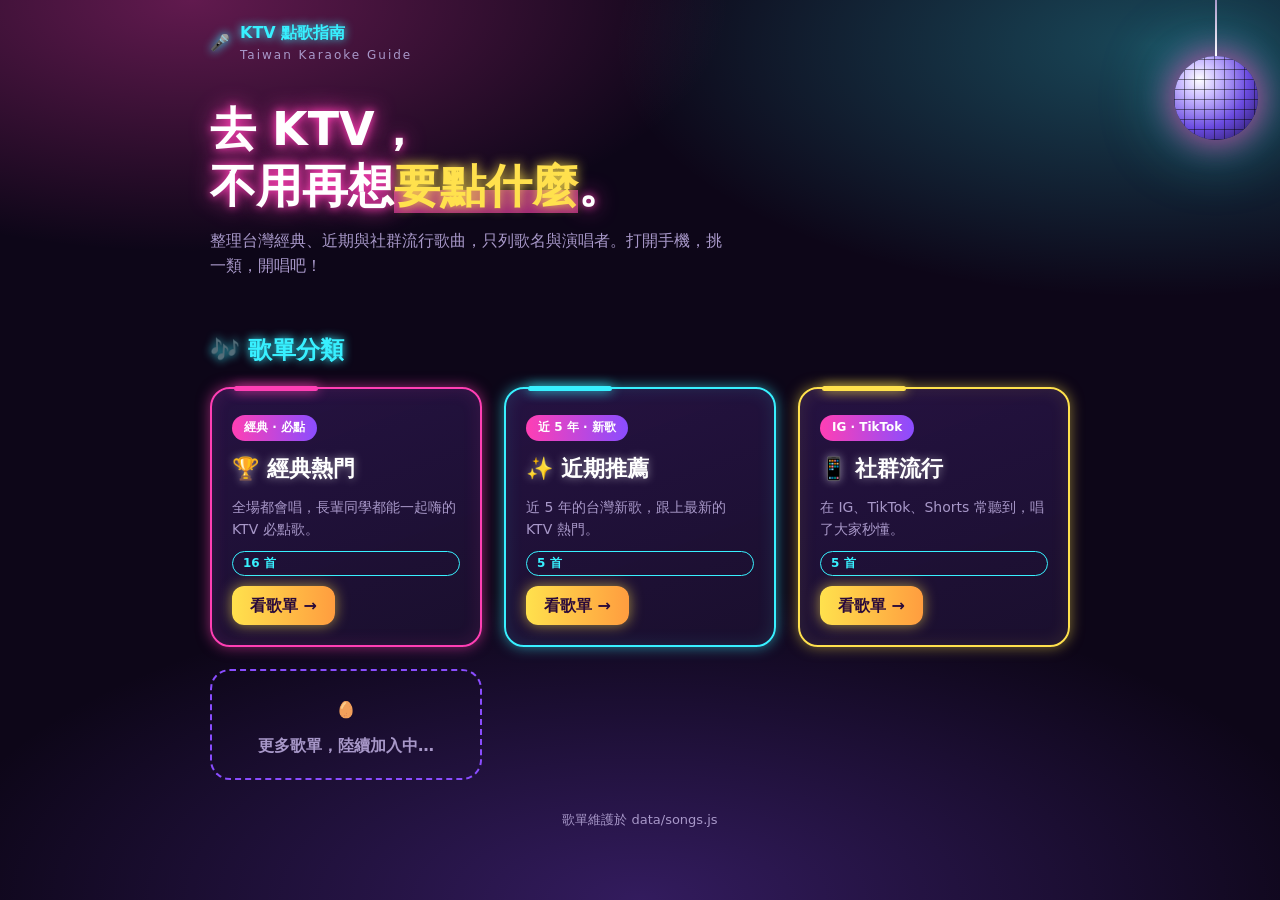
<file: index.html>
<!DOCTYPE html>
<html lang="zh-Hant">
<head>
<meta charset="UTF-8">
<meta name="viewport" content="width=device-width, initial-scale=1">
<title>KTV 點歌指南｜台灣歌曲推薦</title>
<link rel="stylesheet" href="assets/style.css">
</head>
<body>
<div class="wrap">
  <div class="brand">🎤 <div>KTV 點歌指南<small>Taiwan Karaoke Guide</small></div></div>
  <section class="hero">
    <h1>去 KTV，<br>不用再想<mark>要點什麼</mark>。</h1>
    <p>整理台灣經典、近期與社群流行歌曲，只列歌名與演唱者。打開手機，挑一類，開唱吧！</p>
  </section>
  <h2>🎶 歌單分類</h2>
  <div class="grid" id="cards"></div>
  <footer>歌單維護於 data/songs.js</footer>
</div>
<script src="data/songs.js"></script>
<script src="assets/app.js"></script>
</body>
</html>
</file>
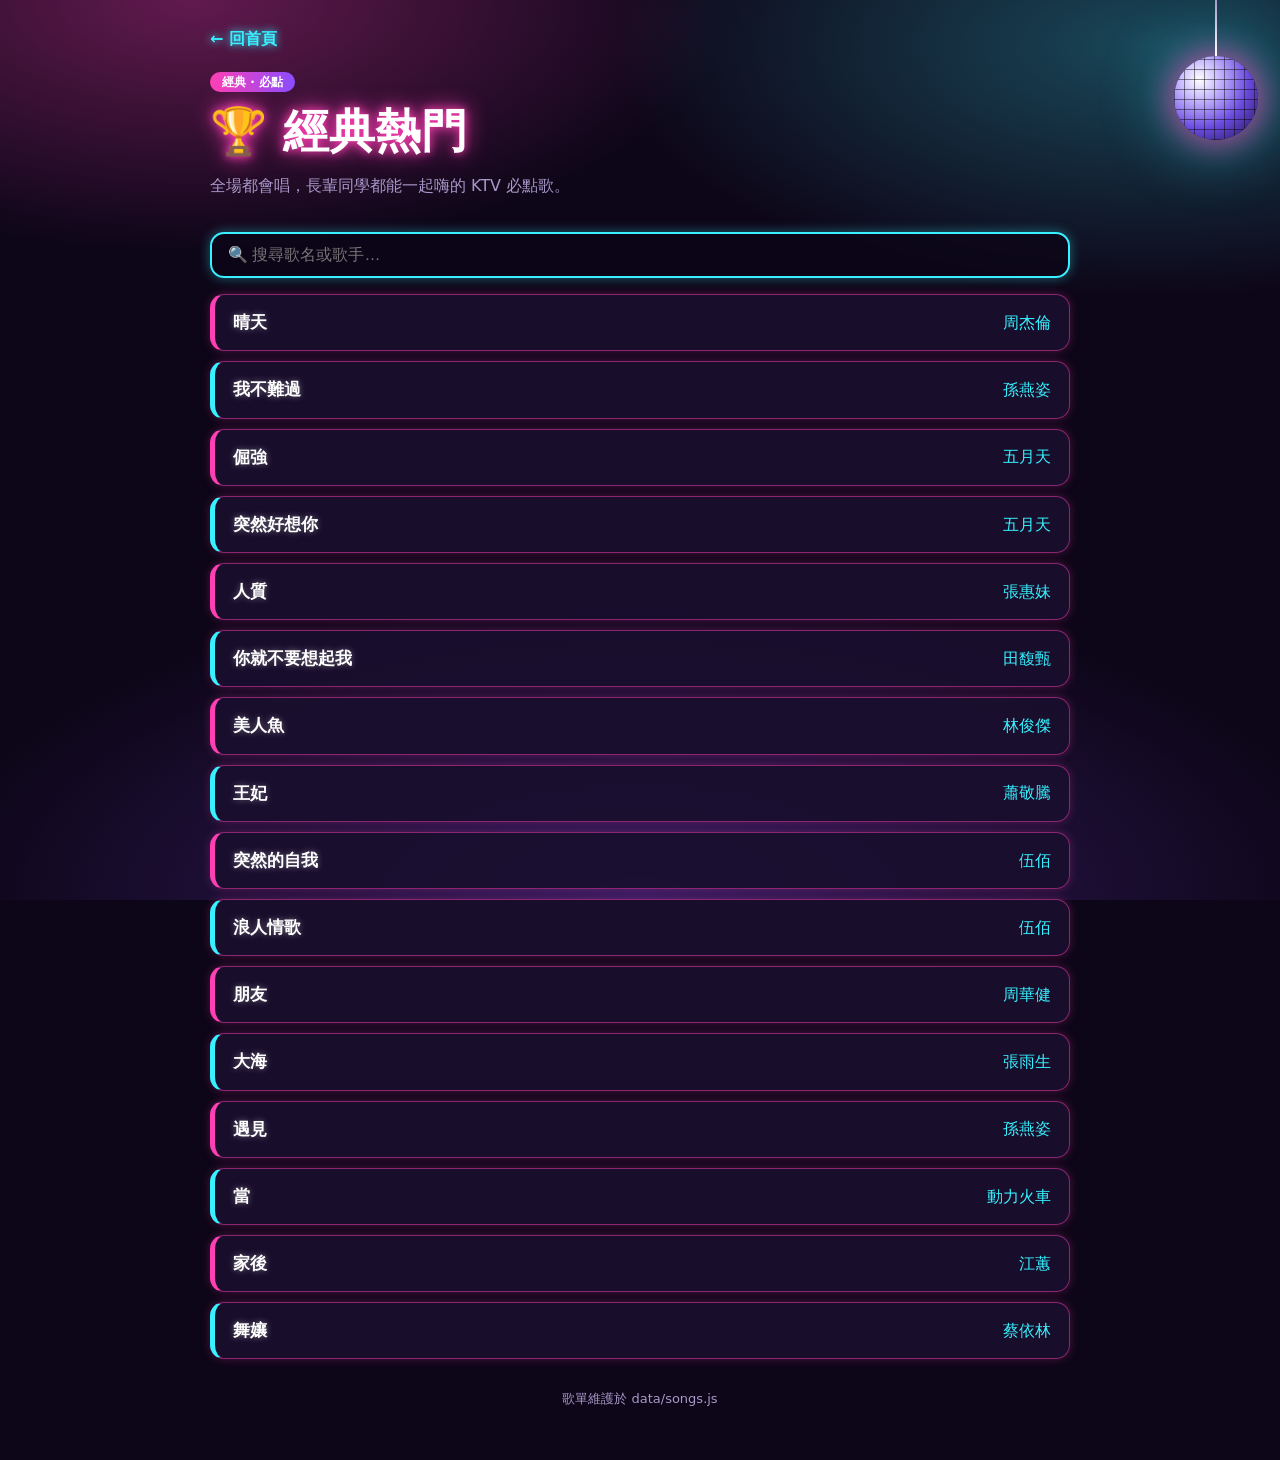
<file: list.html>
<!DOCTYPE html>
<html lang="zh-Hant">
<head>
<meta charset="UTF-8">
<meta name="viewport" content="width=device-width, initial-scale=1">
<title>歌單｜KTV 點歌指南</title>
<link rel="stylesheet" href="assets/style.css">
</head>
<body>
<div class="wrap">
  <a class="back" href="index.html">← 回首頁</a>
  <section class="hero" style="padding-top:12px">
    <span class="chip" id="tag"></span>
    <h1 id="title" style="margin-top:10px"></h1>
    <p id="desc"></p>
  </section>
  <input id="q" type="search" placeholder="🔍 搜尋歌名或歌手…" aria-label="搜尋">
  <ul id="list"></ul>
  <footer>歌單維護於 data/songs.js</footer>
</div>
<script src="data/songs.js"></script>
<script src="assets/app.js"></script>
</body>
</html>
</file>
<file: assets/style.css>
:root{
  --bg:#0d0618; --card:#1a0f2e; --ink:#ff5cc8; --text:#efe6ff; --muted:#a898c9;
  --pink:#ff3fb4; --cyan:#38f0ff; --yellow:#ffe14d; --purple:#8a4dff;
}
*{box-sizing:border-box}
body{
  margin:0; color:var(--text); min-height:100vh;
  font-family:"Noto Sans TC","PingFang TC","Microsoft JhengHei",system-ui,sans-serif; line-height:1.6;
  background:
    radial-gradient(ellipse 60% 40% at 15% 0%, rgba(255,63,180,.35), transparent 70%),
    radial-gradient(ellipse 60% 40% at 90% 5%, rgba(56,240,255,.28), transparent 70%),
    radial-gradient(ellipse 80% 50% at 50% 100%, rgba(138,77,255,.30), transparent 70%),
    var(--bg);
  background-attachment:fixed;
}
/* ===== Disco 舞球 ===== */
body::before{
  content:""; position:fixed; top:56px; right:22px; width:84px; height:84px; border-radius:50%;
  pointer-events:none; z-index:0; transform-origin:50% -56px;
  background:
    repeating-linear-gradient(0deg, rgba(0,0,0,.45) 0 1px, transparent 1px 10px),
    repeating-linear-gradient(90deg, rgba(0,0,0,.45) 0 1px, transparent 1px 10px),
    radial-gradient(circle at 30% 28%, #fff 0, #cbbdff 22%, #6a4be0 58%, #1b0f4a 100%);
  box-shadow:0 0 28px 6px rgba(255,63,180,.55), 0 0 60px 14px rgba(56,240,255,.35);
  animation:sway 4s ease-in-out infinite;
}
body::after{
  content:""; position:fixed; top:0; right:63px; width:2px; height:56px; z-index:0; pointer-events:none;
  background:linear-gradient(var(--muted),#fff); transform-origin:50% 0; animation:sway 4s ease-in-out infinite;
}
@keyframes sway{0%,100%{transform:rotate(-7deg)}50%{transform:rotate(7deg)}}
@media (max-width:520px){body::before{width:58px;height:58px;right:12px;top:44px;transform-origin:50% -44px}body::after{right:39px;height:44px}}
@media (prefers-reduced-motion:reduce){body::before,body::after{animation:none}}

.wrap{position:relative; z-index:1; max-width:900px; margin:0 auto; padding:20px}
.brand{display:flex; align-items:center; gap:10px; color:var(--cyan); font-weight:800; text-shadow:0 0 10px var(--cyan)}
.brand small{display:block; color:var(--muted); font-weight:500; font-size:12px; text-shadow:none; letter-spacing:2px}
.hero{padding:36px 0 24px}
.hero h1{font-size:clamp(30px,6vw,46px); line-height:1.25; margin:0 0 12px; color:#fff;
  text-shadow:0 0 8px var(--pink), 0 0 22px var(--pink)}
.hero mark{background:linear-gradient(transparent 58%, rgba(255,63,180,.6) 58%); color:var(--yellow); text-shadow:0 0 12px var(--yellow)}
.hero p{max-width:520px; color:var(--muted); margin:0}
h2{color:var(--cyan); margin:28px 0 8px; text-shadow:0 0 10px var(--cyan)}

.grid{display:grid; grid-template-columns:repeat(auto-fill,minmax(250px,1fr)); gap:22px; margin-top:18px}
.card{
  position:relative; display:flex; flex-direction:column; gap:10px; padding:26px 20px 20px;
  background:linear-gradient(160deg, rgba(40,20,70,.9), var(--card));
  border:2px solid var(--pink); border-radius:20px; text-decoration:none; color:inherit;
  box-shadow:0 0 14px rgba(255,63,180,.55), inset 0 0 18px rgba(255,63,180,.12);
  transition:transform .2s, box-shadow .2s;
}
.card::before{content:""; position:absolute; top:-3px; left:22px; width:84px; height:5px; border-radius:4px; background:var(--pink); box-shadow:0 0 12px var(--pink)}
.card:nth-child(2){border-color:var(--cyan); box-shadow:0 0 14px rgba(56,240,255,.55), inset 0 0 18px rgba(56,240,255,.12)}
.card:nth-child(2)::before{background:var(--cyan); box-shadow:0 0 12px var(--cyan)}
.card:nth-child(3){border-color:var(--yellow); box-shadow:0 0 14px rgba(255,225,77,.5), inset 0 0 18px rgba(255,225,77,.1)}
.card:nth-child(3)::before{background:var(--yellow); box-shadow:0 0 12px var(--yellow)}
.card:hover{transform:translateY(-4px) scale(1.01)}
.chip{align-self:flex-start; background:linear-gradient(90deg,var(--pink),var(--purple)); color:#fff; font-size:12px; font-weight:700; padding:3px 12px; border-radius:99px}
.card h3{margin:0; font-size:22px; color:#fff; text-shadow:0 0 8px rgba(255,255,255,.5)}
.card p{margin:0; color:var(--muted); font-size:14px; flex:1}
.pill{display:inline-block; border:1px solid var(--cyan); color:var(--cyan); font-size:12px; font-weight:700; padding:2px 10px; border-radius:99px}
.btn{align-self:flex-start; background:linear-gradient(90deg,var(--yellow),#ff9d3f); color:#2a0a3a; border-radius:12px; padding:7px 18px; font-weight:800; box-shadow:0 0 14px rgba(255,225,77,.6)}
.soon{border:2px dashed var(--purple); align-items:center; justify-content:center; text-align:center; color:var(--muted); box-shadow:none; background:transparent}
.soon::before{display:none}

.back{display:inline-block; margin:6px 0 4px; color:var(--cyan); font-weight:700; text-decoration:none; text-shadow:0 0 8px var(--cyan)}
#q{width:100%; padding:12px 16px; margin:10px 0 16px; border:2px solid var(--cyan); border-radius:14px;
  background:rgba(13,6,24,.8); color:var(--text); font-size:16px; box-shadow:0 0 12px rgba(56,240,255,.4); outline:none}
#q:focus{box-shadow:0 0 20px rgba(56,240,255,.8)}
ul{list-style:none; margin:0; padding:0; display:grid; gap:10px}
li{display:flex; justify-content:space-between; align-items:center; gap:12px; padding:14px 18px;
  background:rgba(26,15,46,.9); border:1px solid rgba(255,63,180,.5); border-left:5px solid var(--pink); border-radius:14px;
  box-shadow:0 0 10px rgba(255,63,180,.25)}
li:nth-child(even){border-left-color:var(--cyan)}
li b{color:#fff; font-size:17px; text-shadow:0 0 6px rgba(255,255,255,.4)}
li span{color:var(--cyan); text-align:right}
li.empty{justify-content:center; color:var(--muted)}
footer{text-align:center; color:var(--muted); font-size:13px; padding:30px 0}
</file>
